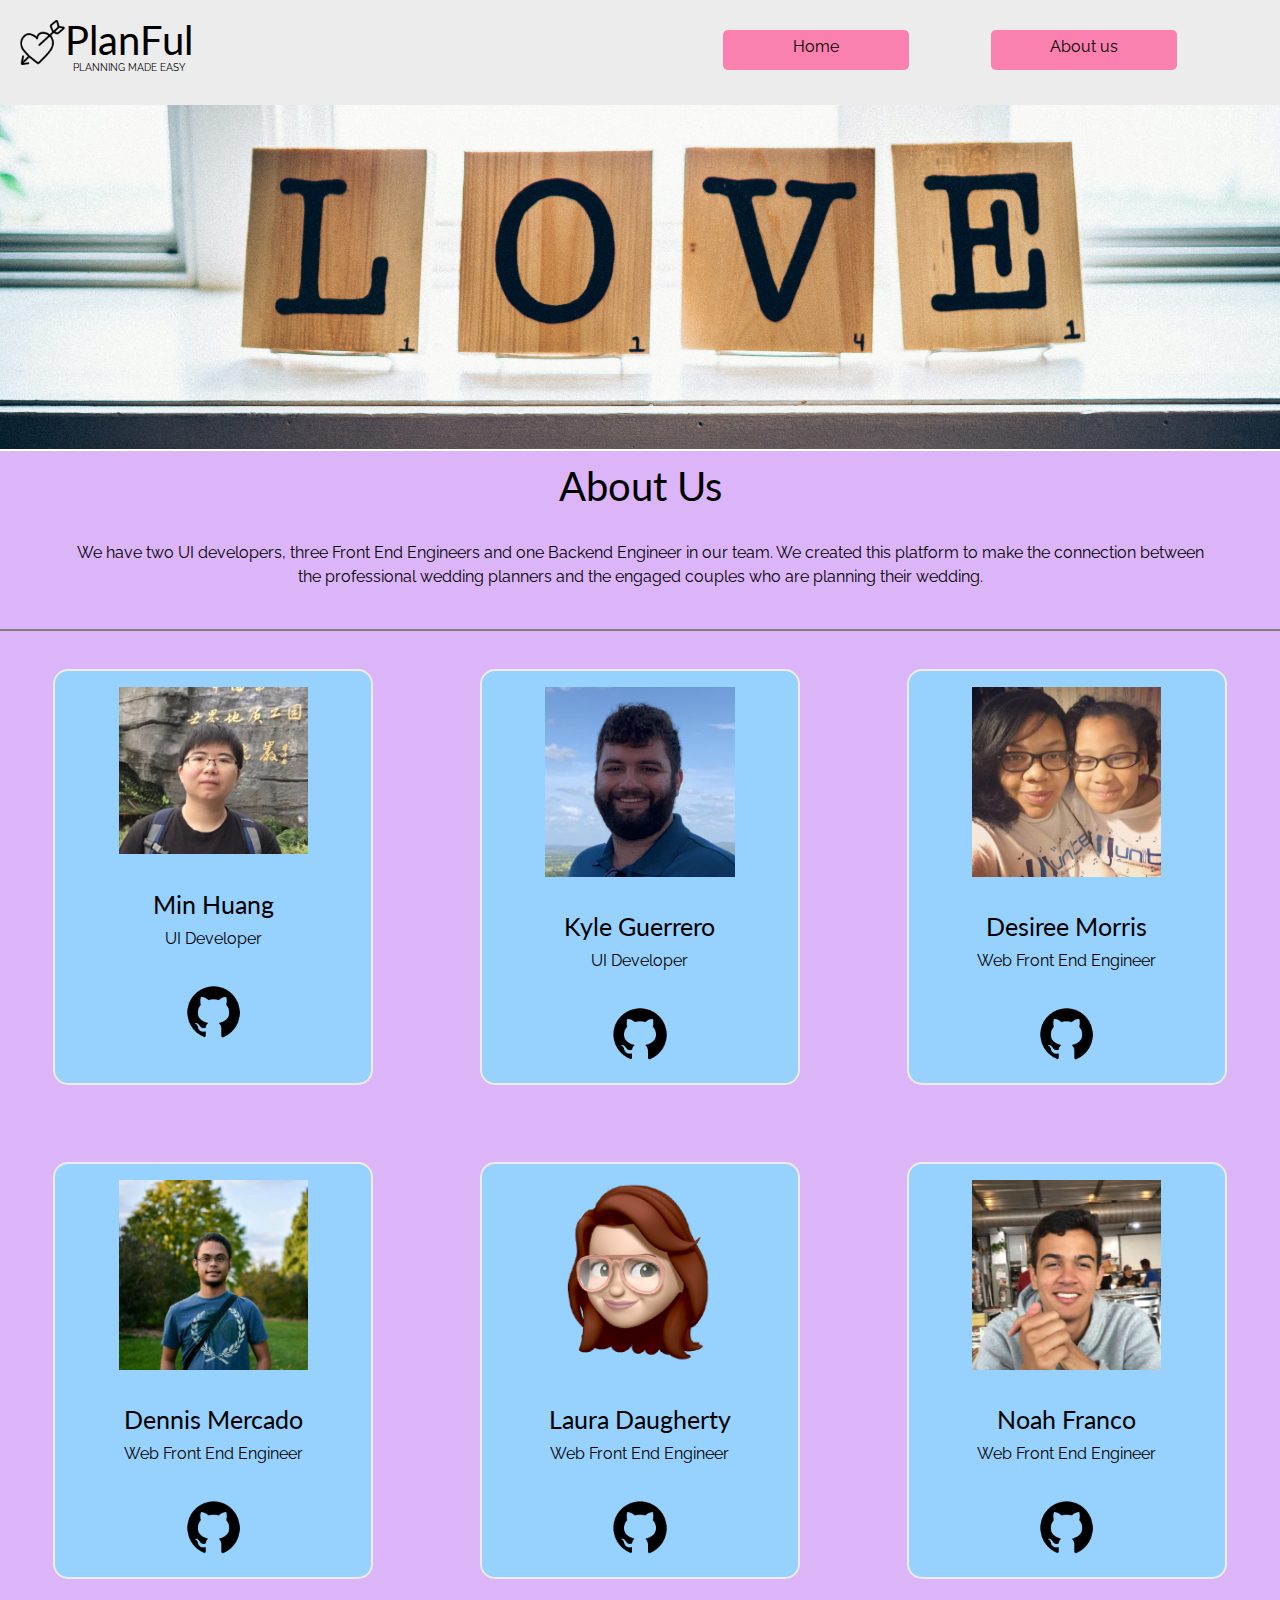
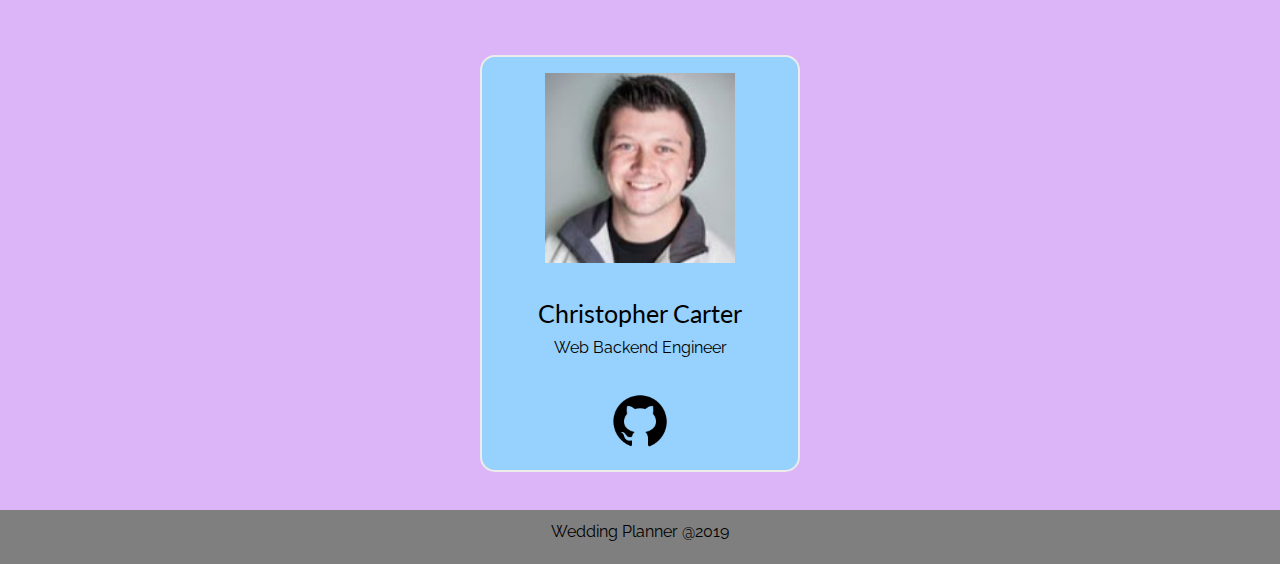
<file: about.html>
<!DOCTYPE html>
<html lang="en">

<head>
    <meta charset="UTF-8">
    <meta name="viewport" content="width=device-width, initial-scale=1.0">
    <meta http-equiv="X-UA-Compatible" content="ie=edge">
    <link href="https://fonts.googleapis.com/css?family=Lato|Raleway&display=swap" rel="stylesheet">
    <link href="css/index.css" rel="stylesheet">
    <title>Wedding Planner</title>
</head>

<body>
    <div class="container home">
        <!--Navigation-->
        <div class="navigation">
            <div class="nav_title">
                <img src="img/heart_icon.png" alt="heart_icon">
                <div class="logo-text">
                    <h1>PlanFul</h1>
                    <p>PLANNING MADE EASY</p>
                </div>
            </div>
            <nav>
                <a href="index.html">Home</a>
                <a href="about.html">About us</a>
            </nav>

        </div>
        <!--header img-->
        <div class="about-header">
            <img src="img/love.jpg" alt="love">
        </div>
        <!--main content-->
        <div class="about-main">
            <!--main content text-->
            <div class="main-text">
                <h1>About Us</h1>
                <p>We have two UI developers, three Front End Engineers and one Backend Engineer in our team. We created
                    this platform to make the connection between the professional wedding planners and the engaged
                    couples who are planning their wedding. </p>
            </div>
            <!--people section-->
            <div class="main-people">
                <div class="people Min">
                    <img class="people_img" src="img/Min_image.jpg" alt="Min_Huang">
                    <div class="people_info">
                        <h4>Min Huang</h4>
                        <p>UI Developer </p>
                    </div>
                    <a href="https://github.com/huangm96" target="_blank"><img class="github_icon"
                            src="img/github_img.png" alt="github"></a>
                </div>
                <div class="people Kyle">
                    <img class="people_img" src="img/Kyle_image.jpg" alt="Kyle_Guerrero">
                    <div class="people_info">
                        <h4>Kyle Guerrero</h4>
                        <p>UI Developer </p>
                    </div>
                    <a href="https://github.com/AceMouty" target="_blank"><img class="github_icon"
                            src="img/github_img.png" alt="github"></a>
                </div>
                <div class="people Desiree">
                    <img class="people_img" src="img/Desiree_image.jpg" alt="Desiree_Morris">
                    <div class="people_info">
                        <h4>Desiree Morris</h4>
                        <p>Web Front End Engineer</p>
                    </div>
                    <a href="https://github.com/desiquinn" target="_blank"><img class="github_icon"
                            src="img/github_img.png" alt="github"></a>
                </div>
                <div class="people Dennis">
                    <img class="people_img" src="img/Dennis_image.jpg" alt="Dennis_Mercado">
                    <div class="people_info">
                        <h4>Dennis Mercado</h4>
                        <p>Web Front End Engineer</p>
                    </div>
                    <a href="https://github.com/denmercs" target="_blank"><img class="github_icon"
                            src="img/github_img.png" alt="github"></a>
                </div>
                <div class="people Laura">
                    <img class="people_img" src="img/Laura_image.png" alt="Laura_Daugherty">
                    <div class="people_info">
                        <h4>Laura Daugherty</h4>
                        <p>Web Front End Engineer</p>
                    </div>
                    <a href="https://github.com/laura-daugherty" target="_blank"><img class="github_icon"
                            src="img/github_img.png" alt="github"></a>
                </div>
                <div class="people Noah">
                    <img class="people_img" src="img/Noah_image.jpg" alt="Noah_Franco">
                    <div class="people_info">
                        <h4>Noah Franco</h4>
                        <p>Web Front End Engineer</p>
                    </div>
                    <a href="https://github.com/noahfranco" target="_blank"><img class="github_icon"
                            src="img/github_img.png" alt="github"></a>
                </div>
                <div class="people Chris">
                    <img class="people_img" src="img/Chris_image.jpg" alt="Chris_Carter">
                    <div class="people_info">
                        <h4>Christopher Carter</h4>
                        <p>Web Backend Engineer</p>
                    </div>
                    <a href="https://github.com/ChrisJCarter91" target="_blank"><img class="github_icon"
                            src="img/github_img.png" alt="github"></a>
                </div>
            </div>
        </div>
        <footer>

            <p>Wedding Planner @2019</p>
        </footer>

    </div>
</body>

</html>
</file>
<file: css/index.css>
/* http://meyerweb.com/eric/tools/css/reset/ 
   v2.0 | 20110126
   License: none (public domain)
*/
html,
body,
div,
span,
applet,
object,
iframe,
h1,
h2,
h3,
h4,
h5,
h6,
p,
blockquote,
pre,
a,
abbr,
acronym,
address,
big,
cite,
code,
del,
dfn,
em,
img,
ins,
kbd,
q,
s,
samp,
small,
strike,
strong,
sub,
sup,
tt,
var,
b,
u,
i,
center,
dl,
dt,
dd,
ol,
ul,
li,
fieldset,
form,
label,
legend,
table,
caption,
tbody,
tfoot,
thead,
tr,
th,
td,
article,
aside,
canvas,
details,
embed,
figure,
figcaption,
footer,
header,
hgroup,
menu,
nav,
output,
ruby,
section,
summary,
time,
mark,
audio,
video {
  margin: 0;
  padding: 0;
  border: 0;
  font-size: 100%;
  font: inherit;
  vertical-align: baseline;
}
/* HTML5 display-role reset for older browsers */
article,
aside,
details,
figcaption,
figure,
footer,
header,
hgroup,
menu,
nav,
section {
  display: block;
}
body {
  line-height: 1;
}
ol,
ul {
  list-style: none;
}
blockquote,
q {
  quotes: none;
}
blockquote:before,
blockquote:after,
q:before,
q:after {
  content: '';
  content: none;
}
table {
  border-collapse: collapse;
  border-spacing: 0;
}
* {
  box-sizing: border-box;
}
html {
  font-size: 62.5%;
}
html,
body {
  font-family: 'Raleway', sans-serif;
}
h1,
h2,
h3,
h4,
h5 {
  font-family: 'Lato', sans-serif;
}
h1 {
  font-size: 4rem;
}
h2 {
  font-size: 3.2rem;
  padding-bottom: 10px;
}
h4 {
  font-size: 2.5rem;
  padding-bottom: 10px;
}
p {
  line-height: 1.5;
  font-size: 1.6rem;
  padding-bottom: 10px;
}
a {
  line-height: 1.5;
  font-size: 1.6rem;
  text-decoration: none;
  color: black;
}
img {
  max-width: 100%;
  height: auto;
}
.container {
  max-width: 100vw;
}
.navigation {
  width: 100%;
  padding: 20px ;
  display: flex;
  background: #ECECEC;
  justify-content: space-between;
  position: fixed;
  z-index: 999;
}
@media (max-width: 800px) {
  .navigation {
    padding: 10px ;
    flex-direction: column;
  }
}
.navigation .nav_title {
  width: 50%;
  display: flex;
}
.navigation .nav_title p {
  font-size: 1rem;
  text-align: center;
}
@media (max-width: 800px) {
  .navigation .nav_title {
    width: 100%;
    justify-content: center;
  }
}
@media (max-width: 500px) {
  .navigation .nav_title img {
    width: 30px;
    height: 30px;
  }
}
.navigation .nav_title img {
  width: 45px;
  height: 45px;
}
.navigation nav {
  width: 50%;
  padding: 10px 0 0 0;
  display: flex;
  justify-content: space-evenly;
}
.navigation nav a {
  width: 30%;
  height: 40px;
  background-color: #FA80AF;
  color: black;
  font-size: 1.6rem;
  padding: 5px 0;
  border-radius: 5px;
  text-align: center;
}
.navigation nav a:hover {
  background-color: black;
  color: #FA80AF;
  animation: shake 0.8s;
  animation-iteration-count: infinite;
}
@keyframes shake {
  0% {
    transform: translate(1px, 1px) rotate(0deg);
  }
  10% {
    transform: translate(-1px, -2px) rotate(-1deg);
  }
  20% {
    transform: translate(-3px, 0px) rotate(1deg);
  }
  30% {
    transform: translate(3px, 2px) rotate(0deg);
  }
  40% {
    transform: translate(1px, -1px) rotate(1deg);
  }
  50% {
    transform: translate(-1px, 2px) rotate(-1deg);
  }
  60% {
    transform: translate(-3px, 1px) rotate(0deg);
  }
  70% {
    transform: translate(3px, 1px) rotate(-1deg);
  }
  80% {
    transform: translate(-1px, -1px) rotate(1deg);
  }
  90% {
    transform: translate(1px, 2px) rotate(0deg);
  }
  100% {
    transform: translate(1px, -2px) rotate(-1deg);
  }
}
@media (max-width: 800px) {
  .navigation nav {
    padding: 0 0 0 0;
    width: 100%;
  }
  .navigation nav a {
    width: 35%;
  }
}
footer {
  text-align: center;
  background: #7F7F7F;
  padding: 10px 0;
}
.header_content {
  padding: 150px 0 0 0;
  height: 80vh;
  background-image: url("../img/rings_flower.jpg");
  background-repeat: no-repeat;
  background-size: cover;
  background-position: center;
  display: flex;
  flex-direction: column;
  justify-content: space-evenly;
  align-items: center;
}
@media (max-width: 800px) {
  .header_content {
    height: 100vh;
    padding: 20vh 0 0 0;
  }
}
@media (max-width: 500px) {
  .header_content {
    width: 100%;
    height: 100vh;
    padding: 180px 0 0 0;
  }
}
.header_content .header_content_text {
  width: 60%;
}
@media (max-width: 500px) {
  .header_content .header_content_text {
    width: 100%;
  }
}
.header_content .header_content_text h1 {
  font-size: 6rem;
  text-align: center;
}
@media (max-width: 800px) {
  .header_content .header_content_text h1 {
    font-size: 4rem;
  }
}
@media (max-width: 500px) {
  .header_content .header_content_text h1 {
    display: none;
  }
}
.header_content .header_content_text h4 {
  text-align: center;
  padding: 50px 5px 20px 5px;
}
@media (max-width: 500px) {
  .header_content .header_content_text h4 {
    font-size: 2rem;
    padding: 20px 20px 20px 50px;
  }
}
.header_content .header_button {
  width: 100%;
}
@media (max-width: 500px) {
  .header_content .header_button {
    width: 100%;
    padding: 0 0 20px 0;
  }
}
.header_content .header_button nav {
  display: flex;
  justify-content: center;
}
.header_content .header_button nav a {
  width: 20%;
  background-color: #FA80AF;
  color: black;
  font-size: 1.6rem;
  padding: 5px 0;
  border-radius: 5px;
  text-align: center;
}
.header_content .header_button nav a:hover {
  background-color: black;
  color: #FA80AF;
  animation: shake 0.8s;
  animation-iteration-count: infinite;
}
@keyframes shake {
  0% {
    transform: translate(1px, 1px) rotate(0deg);
  }
  10% {
    transform: translate(-1px, -2px) rotate(-1deg);
  }
  20% {
    transform: translate(-3px, 0px) rotate(1deg);
  }
  30% {
    transform: translate(3px, 2px) rotate(0deg);
  }
  40% {
    transform: translate(1px, -1px) rotate(1deg);
  }
  50% {
    transform: translate(-1px, 2px) rotate(-1deg);
  }
  60% {
    transform: translate(-3px, 1px) rotate(0deg);
  }
  70% {
    transform: translate(3px, 1px) rotate(-1deg);
  }
  80% {
    transform: translate(-1px, -1px) rotate(1deg);
  }
  90% {
    transform: translate(1px, 2px) rotate(0deg);
  }
  100% {
    transform: translate(1px, -2px) rotate(-1deg);
  }
}
@media (max-width: 800px) {
  .header_content .header_button nav {
    width: 100%;
  }
  .header_content .header_button nav a {
    width: 45%;
  }
}
.main_content {
  display: flex;
}
@media (max-width: 800px) {
  .main_content {
    flex-direction: column;
  }
}
.main_content p {
  text-align: center;
}
.main_content .planner_content {
  width: 50vw;
  background: #97D1FD;
}
@media (max-width: 800px) {
  .main_content .planner_content {
    width: 100%;
  }
}
.main_content .couples_content {
  width: 50vw;
  background: #DCB5F9;
}
@media (max-width: 800px) {
  .main_content .couples_content {
    width: 100%;
  }
}
.main_content h2 {
  text-align: center;
  padding: 30px 0;
}
.main_content p {
  padding: 0 40px;
}
.main_content h4 {
  padding: 15px 0 10px 40px;
}
.main_content .feature_list {
  padding: 0 0 10px 0;
  display: flex;
  justify-content: space-evenly;
}
.main_content .feature_list li {
  font-size: 2rem;
  list-style-type: circle;
}
@media (max-width: 500px) {
  .main_content .feature_list {
    flex-direction: column;
    align-items: center;
  }
}
.main_content img {
  width: 50%;
  margin: 20px 25%;
}
@media (max-width: 500px) {
  .main_content img {
    width: 80%;
    margin: 20px 10%;
  }
}
.main_content .feature_button_p {
  display: none;
}
@media (max-width: 800px) {
  .main_content .feature_button_p {
    display: block;
    margin: 5px auto 20px auto;
  }
  .main_content .feature_button_p nav {
    display: flex;
    justify-content: center;
  }
  .main_content .feature_button_p nav a {
    width: 80%;
    background-color: black;
    color: #DCB5F9;
    font-size: 1.6rem;
    padding: 5px 0;
    border-radius: 5px;
    text-align: center;
  }
  .main_content .feature_button_p nav a:hover {
    background-color: #DCB5F9;
    color: black;
    animation: shake 0.8s;
    animation-iteration-count: infinite;
  }
  @keyframes shake {
    0% {
      transform: translate(1px, 1px) rotate(0deg);
    }
    10% {
      transform: translate(-1px, -2px) rotate(-1deg);
    }
    20% {
      transform: translate(-3px, 0px) rotate(1deg);
    }
    30% {
      transform: translate(3px, 2px) rotate(0deg);
    }
    40% {
      transform: translate(1px, -1px) rotate(1deg);
    }
    50% {
      transform: translate(-1px, 2px) rotate(-1deg);
    }
    60% {
      transform: translate(-3px, 1px) rotate(0deg);
    }
    70% {
      transform: translate(3px, 1px) rotate(-1deg);
    }
    80% {
      transform: translate(-1px, -1px) rotate(1deg);
    }
    90% {
      transform: translate(1px, 2px) rotate(0deg);
    }
    100% {
      transform: translate(1px, -2px) rotate(-1deg);
    }
  }
}
.main_content .feature_button_c {
  display: none;
}
@media (max-width: 800px) {
  .main_content .feature_button_c {
    display: block;
    margin: 5px auto 20px auto;
  }
  .main_content .feature_button_c nav {
    display: flex;
    justify-content: center;
  }
  .main_content .feature_button_c nav a {
    width: 80%;
    background-color: black;
    color: #97D1FD;
    font-size: 1.6rem;
    padding: 5px 0;
    border-radius: 5px;
    text-align: center;
  }
  .main_content .feature_button_c nav a:hover {
    background-color: #97D1FD;
    color: black;
    animation: shake 0.8s;
    animation-iteration-count: infinite;
  }
  @keyframes shake {
    0% {
      transform: translate(1px, 1px) rotate(0deg);
    }
    10% {
      transform: translate(-1px, -2px) rotate(-1deg);
    }
    20% {
      transform: translate(-3px, 0px) rotate(1deg);
    }
    30% {
      transform: translate(3px, 2px) rotate(0deg);
    }
    40% {
      transform: translate(1px, -1px) rotate(1deg);
    }
    50% {
      transform: translate(-1px, 2px) rotate(-1deg);
    }
    60% {
      transform: translate(-3px, 1px) rotate(0deg);
    }
    70% {
      transform: translate(3px, 1px) rotate(-1deg);
    }
    80% {
      transform: translate(-1px, -1px) rotate(1deg);
    }
    90% {
      transform: translate(1px, 2px) rotate(0deg);
    }
    100% {
      transform: translate(1px, -2px) rotate(-1deg);
    }
  }
}
.bottom_content {
  background: linear-gradient(90deg, #97D1FD 50%, rgba(0, 0, 0, 0) 30%), #DCB5F9;
  padding: 10px 0 20px 0;
}
@media (max-width: 800px) {
  .bottom_content {
    display: none;
  }
}
.bottom_content .bottom_button nav {
  display: flex;
  justify-content: center;
}
.bottom_content .bottom_button nav a {
  width: 50%;
  background-color: #FA80AF;
  color: black;
  font-size: 1.6rem;
  padding: 5px 0;
  border-radius: 5px;
  text-align: center;
}
.bottom_content .bottom_button nav a:hover {
  background-color: black;
  color: #FA80AF;
  animation: shake 0.8s;
  animation-iteration-count: infinite;
}
@keyframes shake {
  0% {
    transform: translate(1px, 1px) rotate(0deg);
  }
  10% {
    transform: translate(-1px, -2px) rotate(-1deg);
  }
  20% {
    transform: translate(-3px, 0px) rotate(1deg);
  }
  30% {
    transform: translate(3px, 2px) rotate(0deg);
  }
  40% {
    transform: translate(1px, -1px) rotate(1deg);
  }
  50% {
    transform: translate(-1px, 2px) rotate(-1deg);
  }
  60% {
    transform: translate(-3px, 1px) rotate(0deg);
  }
  70% {
    transform: translate(3px, 1px) rotate(-1deg);
  }
  80% {
    transform: translate(-1px, -1px) rotate(1deg);
  }
  90% {
    transform: translate(1px, 2px) rotate(0deg);
  }
  100% {
    transform: translate(1px, -2px) rotate(-1deg);
  }
}
@media (max-width: 800px) {
  .bottom_content .bottom_button nav {
    display: none;
  }
}
.about-header {
  padding: 80px 0 0 0;
}
@media (max-width: 800px) {
  .about-header {
    padding: 120px 0 0 0;
  }
}
.about-main {
  background: #DCB5F9;
}
.main-text {
  border-bottom: 2px solid #7F7F7F;
}
.main-text h1 {
  text-align: center;
  padding: 15px 0;
}
.main-text p {
  text-align: center;
  padding: 20px 5% 40px 5%;
}
.main-people {
  display: flex;
  flex-wrap: wrap;
  justify-content: space-around;
}
.main-people .people_img {
  width: 60%;
  margin: 5% 20%;
}
.main-people .github_icon {
  width: 20%;
  margin: 0 40% 10px 40%;
}
.people {
  width: 25%;
  margin: 3% 3%;
  display: column;
  border: 2px solid #ECECEC;
  border-radius: 15px;
  background: #97D1FD;
}
@media (max-width: 800px) {
  .people {
    width: 40%;
  }
}
@media (max-width: 500px) {
  .people {
    width: 80%;
  }
}
.people_info {
  padding: 20px 0;
}
.people_info h4 {
  text-align: center;
}
.people_info p {
  text-align: center;
}
</file>
